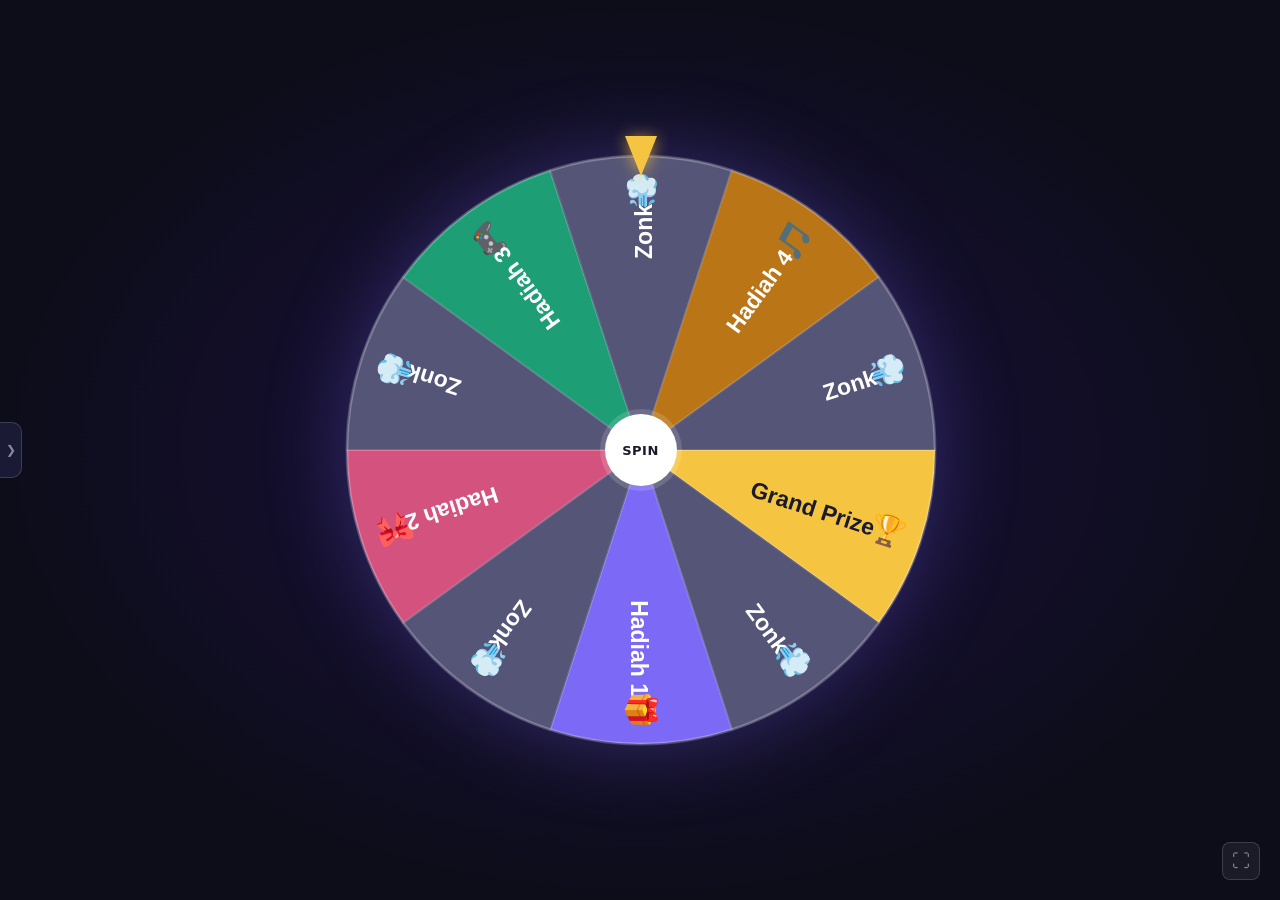
<file: index.html>
<!DOCTYPE html>
<html lang="id">
<head>
  <meta charset="UTF-8"/>
  <meta name="viewport" content="width=device-width, initial-scale=1.0"/>
  <title>Prize Wheel</title>
  <link rel="stylesheet" href="style.css?v=4"/>
</head>
<body>

  <!-- ═══ SIDEBAR ═══ -->
  <aside id="sidebar" class="sidebar">
    <div class="sidebar-header">
      <span class="sidebar-logo">🎡 Prize Wheel</span>
      <button class="icon-btn" id="sidebarToggle" title="Sembunyikan sidebar">&#10094;</button>
    </div>

    <div class="sidebar-body">

      <!-- Spin button -->
      <div id="spinCounter" class="spin-counter">Spin ke-0</div>
      <button class="spin-btn" id="spinBtn">🎰 PUTAR!</button>
      <p id="spinStatus" class="spin-status"></p>

      <hr class="divider"/>

      <!-- Prize list ringkas -->
      <div class="section-label">HADIAH AKTIF</div>
      <div id="prizeList" class="prize-list"></div>

      <div class="sidebar-actions">
        <button class="action-btn accent" id="openEditBtn">✏️ Edit Prize</button>
        <button class="action-btn" id="openHistoryBtn">📋 History</button>
      </div>

      <hr class="divider"/>

      <!-- Quota summary -->
      <div class="section-label">SISA KUOTA</div>
      <div id="quotaList" class="quota-list"></div>

      <button class="action-btn danger" id="resetBtn" style="margin-top:12px">↺ Reset Semua</button>

      <hr class="divider"/>

      <!-- Doorprize Rules -->
      <div class="section-label">DOORPRIZE RULES</div>
      <div id="ruleList" class="rule-list"></div>
      <button class="action-btn accent" id="openRulesBtn" style="margin-top:8px">🎯 Edit Rules</button>

      <hr class="divider"/>

      <!-- Backup / pindah device -->
      <div class="section-label">BACKUP</div>
      <div class="sidebar-actions">
        <button class="action-btn" id="exportBtn">⬇️ Export</button>
        <button class="action-btn" id="importBtn">⬆️ Import</button>
      </div>
      <input type="file" id="importFileInput" accept="application/json" style="display:none"/>
    </div>
  </aside>

  <!-- Sidebar collapsed tab -->
  <button id="sidebarTab" class="sidebar-tab" title="Buka sidebar">&#10095;</button>

  <!-- ═══ MAIN AREA ═══ -->
  <main id="mainArea" class="main-area">
    <div class="wheel-wrap" id="wheelWrap">
      <div class="pointer"></div>
      <canvas id="wheelCanvas"></canvas>
      <div class="center-hub" id="centerHub">SPIN</div>
    </div>
    <button class="fullscreen-btn" id="fullscreenBtn" title="Fullscreen">⛶</button>
  </main>

  <!-- ═══ RESULT MODAL ═══ -->
  <div id="resultModal" class="overlay" aria-hidden="true">
    <div class="modal-box result-modal-box">
      <div id="modalEmoji" class="modal-emoji"></div>
      <div id="modalTitle" class="modal-title"></div>
      <div id="modalSub"   class="modal-sub"></div>
      <button onclick="closeResult()" class="modal-btn">Lanjutkan ›</button>
    </div>
  </div>

  <!-- ═══ EDIT PRIZE MODAL ═══ -->
  <div id="editModal" class="overlay" aria-hidden="true">
    <div class="modal-box edit-modal-box">
      <div class="modal-header">
        <h2>✏️ Edit Prize</h2>
        <button class="icon-btn" onclick="closeEdit()">✕</button>
      </div>

      <div class="edit-table-wrap">
        <table class="edit-table" id="editTable">
          <thead>
            <tr>
              <th>Emoji</th>
              <th>Nama Prize</th>
              <th>Kuota</th>
              <th>Warna</th>
              <th>Tipe</th>
              <th></th>
            </tr>
          </thead>
          <tbody id="editTableBody"></tbody>
        </table>
      </div>

      <div class="modal-footer">
        <button class="action-btn" id="addPrizeBtn">+ Tambah Hadiah</button>
        <button class="action-btn" id="addZonkBtn">+ Tambah Zonk</button>
        <div style="flex:1"></div>
        <button class="action-btn" onclick="closeEdit()">Batal</button>
        <button class="action-btn accent" onclick="saveEdit()">💾 Simpan</button>
      </div>
    </div>
  </div>

  <!-- ═══ HISTORY MODAL ═══ -->
  <div id="historyModal" class="overlay" aria-hidden="true">
    <div class="modal-box history-modal-box">
      <div class="modal-header">
        <h2>📋 History & Logs</h2>
        <div style="display:flex;gap:8px;align-items:center">
          <button class="action-btn danger sm" onclick="clearHistory()">Hapus Semua</button>
          <button class="icon-btn" onclick="closeHistory()">✕</button>
        </div>
      </div>
      <div id="historyBody" class="history-body"></div>
    </div>
  </div>

  <!-- ═══ DOORPRIZE RESULT MODAL ═══ -->
  <div id="doorprizeModal" class="overlay" aria-hidden="true">
    <div class="modal-box result-modal-box doorprize-modal-box">
      <div class="doorprize-crown">👑</div>
      <div class="doorprize-label">DOORPRIZE SPECIAL!</div>
      <div id="dpEmoji" class="modal-emoji"></div>
      <div id="dpTitle" class="modal-title win"></div>
      <div id="dpSub"   class="modal-sub"></div>
      <button onclick="closeDoorprize()" class="modal-btn doorprize-btn">🎉 Klaim Hadiah!</button>
    </div>
  </div>

  <!-- ═══ EDIT RULES MODAL ═══ -->
  <div id="rulesModal" class="overlay" aria-hidden="true">
    <div class="modal-box edit-modal-box">
      <div class="modal-header">
        <h2>🎯 Edit Doorprize Rules</h2>
        <button class="icon-btn" onclick="closeRules()">✕</button>
      </div>
      <div class="edit-table-wrap">
        <p style="font-size:0.8rem;color:var(--text2);margin-bottom:12px">
          Set rule kapan spin tertentu <strong>pasti</strong> mendapat hadiah doorprize.<br>
          Kosongkan Spin # atau Jam jika tidak ingin pakai trigger tersebut.
        </p>
        <table class="edit-table" id="rulesTable">
          <thead>
            <tr>
              <th>Hadiah</th>
              <th>Spin ke-#</th>
              <th>Jam (HH:MM)</th>
              <th>Tanggal</th>
              <th>Status</th>
              <th></th>
            </tr>
          </thead>
          <tbody id="rulesTableBody"></tbody>
        </table>
      </div>
      <div class="modal-footer">
        <button class="action-btn" id="addRuleBtn">+ Tambah Rule</button>
        <div style="flex:1"></div>
        <button class="action-btn" onclick="closeRules()">Batal</button>
        <button class="action-btn accent" onclick="saveRules()">💾 Simpan</button>
      </div>
    </div>
  </div>

  <!-- ═══ NOTIFICATION ═══ -->
  <div id="notif" class="notif"></div>

  <!-- ═══ CONFETTI ═══ -->
  <canvas id="confettiCanvas" class="confetti-canvas"></canvas>

  <script src="wheel.js?v=4"></script>
</body>
</html>
</file>
<file: style.css>
/* ═══════════════════════════════════════════
   BASE
═══════════════════════════════════════════ */
*, *::before, *::after { box-sizing: border-box; margin: 0; padding: 0; }

:root {
  --sb-w: 280px;
  --bg:      #0d0d1a;
  --bg2:     #13132a;
  --card:    #1a1a35;
  --card2:   #22223d;
  --border:  rgba(255,255,255,0.08);
  --border2: rgba(255,255,255,0.15);
  --text:    #f0f0f8;
  --text2:   #8888aa;
  --accent:  #7c6af7;
  --accent2: #a78bfa;
  --gold:    #f5c542;
  --red:     #e24b4a;
  --green:   #1d9e75;
  --radius:  10px;
}

html, body {
  height: 100%;
  background: var(--bg);
  color: var(--text);
  font-family: 'Segoe UI', system-ui, -apple-system, sans-serif;
  overflow: hidden;
}

/* ═══════════════════════════════════════════
   LAYOUT
═══════════════════════════════════════════ */
body {
  display: flex;
  height: 100vh;
}

/* ═══════════════════════════════════════════
   SIDEBAR
═══════════════════════════════════════════ */
.sidebar {
  width: var(--sb-w);
  min-width: var(--sb-w);
  background: var(--bg2);
  border-right: 1px solid var(--border);
  display: flex;
  flex-direction: column;
  transition: transform 0.3s ease, min-width 0.3s ease, width 0.3s ease;
  overflow: hidden;
  z-index: 100;
}

.sidebar.hidden {
  transform: translateX(calc(-1 * var(--sb-w)));
  min-width: 0;
  width: 0;
}

.sidebar-header {
  display: flex;
  align-items: center;
  justify-content: space-between;
  padding: 16px 14px 14px;
  border-bottom: 1px solid var(--border);
  flex-shrink: 0;
}

.sidebar-logo {
  font-size: 1rem;
  font-weight: 600;
  letter-spacing: -0.3px;
}

.sidebar-body {
  flex: 1;
  overflow-y: auto;
  padding: 14px;
  display: flex;
  flex-direction: column;
  gap: 10px;
}

.sidebar-body::-webkit-scrollbar { width: 4px; }
.sidebar-body::-webkit-scrollbar-thumb { background: rgba(255,255,255,0.1); border-radius: 2px; }

.sidebar-tab {
  position: fixed;
  left: 0;
  top: 50%;
  transform: translateY(-50%);
  width: 22px;
  height: 56px;
  background: var(--card);
  border: 1px solid var(--border2);
  border-left: none;
  border-radius: 0 var(--radius) var(--radius) 0;
  color: var(--text2);
  cursor: pointer;
  display: none;
  align-items: center;
  justify-content: center;
  font-size: 12px;
  z-index: 101;
  transition: background 0.15s;
}

.sidebar-tab:hover { background: var(--card2); color: var(--text); }
.sidebar-tab.visible { display: flex; }

/* ═══════════════════════════════════════════
   MAIN AREA
═══════════════════════════════════════════ */
.main-area {
  flex: 1;
  display: flex;
  align-items: center;
  justify-content: center;
  position: relative;
  background: radial-gradient(ellipse at center, #1a1040 0%, #0d0d1a 70%);
  min-width: 0;
}

.wheel-wrap {
  position: relative;
  display: flex;
  align-items: center;
  justify-content: center;
}

#wheelCanvas {
  border-radius: 50%;
  display: block;
  filter: drop-shadow(0 0 40px rgba(124,106,247,0.3));
}

.pointer {
  position: absolute;
  top: 0;
  left: 50%;
  transform: translateX(-50%) translateY(-14px);
  width: 0; height: 0;
  border-left: 16px solid transparent;
  border-right: 16px solid transparent;
  border-top: 40px solid var(--gold);
  z-index: 10;
  filter: drop-shadow(0 2px 8px rgba(245,197,66,0.7));
}

.pointer::after {
  content: '';
  position: absolute;
  top: -40px; left: -8px;
  width: 16px; height: 16px;
  background: var(--gold);
  border-radius: 50%;
}

.center-hub {
  position: absolute;
  top: 50%; left: 50%;
  transform: translate(-50%, -50%);
  width: 60px; height: 60px;
  background: #fff;
  border-radius: 50%;
  display: flex; align-items: center; justify-content: center;
  font-weight: 700; font-size: 11px; color: #1a1a2e;
  letter-spacing: 0.5px;
  box-shadow: 0 0 0 5px rgba(255,255,255,0.15);
  z-index: 5;
  cursor: pointer;
  transition: transform 0.1s;
}

.center-hub:hover { transform: translate(-50%,-50%) scale(1.06); }

.fullscreen-btn {
  position: absolute;
  bottom: 20px; right: 20px;
  background: rgba(255,255,255,0.06);
  border: 1px solid var(--border2);
  color: var(--text2);
  width: 38px; height: 38px;
  border-radius: 8px;
  font-size: 18px;
  cursor: pointer;
  transition: all 0.15s;
  display: flex; align-items: center; justify-content: center;
}

.fullscreen-btn:hover { background: rgba(255,255,255,0.12); color: var(--text); }

/* ═══════════════════════════════════════════
   SPIN BUTTON & STATUS
═══════════════════════════════════════════ */
.spin-btn {
  width: 100%;
  padding: 12px;
  font-size: 1rem;
  font-weight: 700;
  background: linear-gradient(135deg, var(--accent), var(--accent2));
  color: #fff;
  border: none;
  border-radius: 50px;
  cursor: pointer;
  transition: transform 0.15s, box-shadow 0.15s, opacity 0.15s;
  box-shadow: 0 4px 20px rgba(124,106,247,0.4);
  letter-spacing: 0.5px;
}

.spin-btn:hover:not(:disabled) {
  transform: translateY(-2px);
  box-shadow: 0 8px 28px rgba(124,106,247,0.55);
}

.spin-btn:disabled { opacity: 0.35; cursor: not-allowed; transform: none; box-shadow: none; }

.spin-status {
  font-size: 0.78rem;
  color: var(--text2);
  text-align: center;
  font-style: italic;
  min-height: 18px;
}

.spin-counter {
  font-size: 0.62rem;
  color: var(--text2);
  opacity: 0.6;
  text-align: right;
  font-weight: 400;
  margin-bottom: 4px;
}

/* ═══════════════════════════════════════════
   MISC SIDEBAR COMPONENTS
═══════════════════════════════════════════ */
.divider { border: none; border-top: 1px solid var(--border); margin: 2px 0; }

.section-label {
  font-size: 0.68rem;
  font-weight: 600;
  letter-spacing: 1.2px;
  color: var(--text2);
  text-transform: uppercase;
}

.prize-list {
  display: flex;
  flex-direction: column;
  gap: 5px;
}

.prize-chip {
  display: flex;
  align-items: center;
  gap: 8px;
  padding: 6px 10px;
  border-radius: 8px;
  background: var(--card);
  border: 1px solid var(--border);
  font-size: 0.8rem;
}

.prize-chip .chip-dot {
  width: 10px; height: 10px;
  border-radius: 50%;
  flex-shrink: 0;
}

.prize-chip .chip-name { flex: 1; font-weight: 500; }
.prize-chip .chip-quota { font-size: 0.72rem; color: var(--text2); }
.prize-chip.depleted { opacity: 0.35; }

.sidebar-actions {
  display: flex;
  flex-direction: column;
  gap: 6px;
}

/* Quota list */
.quota-list { display: flex; flex-direction: column; gap: 6px; }

.quota-item {
  display: flex;
  align-items: center;
  gap: 8px;
  font-size: 0.78rem;
}

.quota-dot { width: 8px; height: 8px; border-radius: 50%; flex-shrink: 0; }

.quota-info { flex: 1; min-width: 0; }

.quota-name {
  white-space: nowrap;
  overflow: hidden;
  text-overflow: ellipsis;
  font-weight: 500;
  margin-bottom: 2px;
}

.quota-bar { height: 3px; background: rgba(255,255,255,0.07); border-radius: 2px; overflow: hidden; }
.quota-bar-fill { height: 100%; border-radius: 2px; transition: width 0.4s ease; }
.quota-num { font-size: 0.7rem; color: var(--text2); font-weight: 600; flex-shrink: 0; }
.quota-item.empty { opacity: 0.3; }

.topup-btn {
  flex-shrink: 0;
  width: 18px;
  height: 18px;
  border-radius: 50%;
  border: 1px solid var(--accent);
  background: var(--accent);
  color: #fff;
  font-size: 0.85rem;
  font-weight: 700;
  line-height: 1;
  cursor: pointer;
  display: flex;
  align-items: center;
  justify-content: center;
  transition: background 0.15s, transform 0.15s;
}
.topup-btn:hover { background: var(--accent2); border-color: var(--accent2); transform: scale(1.1); }

/* ═══════════════════════════════════════════
   BUTTONS
═══════════════════════════════════════════ */
.action-btn {
  padding: 9px 14px;
  font-size: 0.82rem;
  font-weight: 500;
  background: var(--card2);
  color: var(--text);
  border: 1px solid var(--border2);
  border-radius: 8px;
  cursor: pointer;
  transition: all 0.15s;
  white-space: nowrap;
}

.action-btn:hover { background: rgba(255,255,255,0.1); }
.action-btn.accent { background: var(--accent); border-color: var(--accent); color: #fff; }
.action-btn.accent:hover { background: var(--accent2); }
.action-btn.danger { background: transparent; border-color: var(--red); color: var(--red); }
.action-btn.danger:hover { background: rgba(226,75,74,0.1); }
.action-btn.sm { padding: 6px 10px; font-size: 0.75rem; }

.icon-btn {
  background: transparent;
  border: none;
  color: var(--text2);
  cursor: pointer;
  font-size: 14px;
  padding: 4px 6px;
  border-radius: 6px;
  transition: all 0.15s;
}

.icon-btn:hover { background: rgba(255,255,255,0.07); color: var(--text); }

/* ═══════════════════════════════════════════
   OVERLAYS & MODALS
═══════════════════════════════════════════ */
.overlay {
  display: none;
  position: fixed;
  inset: 0;
  background: rgba(0,0,0,0.75);
  align-items: center;
  justify-content: center;
  z-index: 1000;
  backdrop-filter: blur(6px);
  padding: 20px;
}

.overlay.show { display: flex; }

.modal-box {
  background: var(--bg2);
  border: 1px solid var(--border2);
  border-radius: 16px;
  overflow: hidden;
  display: flex;
  flex-direction: column;
  animation: popIn 0.3s cubic-bezier(0.34,1.56,0.64,1);
}

@keyframes popIn {
  from { transform: scale(0.8); opacity: 0; }
  to   { transform: scale(1);   opacity: 1; }
}

.modal-header {
  display: flex;
  align-items: center;
  justify-content: space-between;
  padding: 16px 20px;
  border-bottom: 1px solid var(--border);
  flex-shrink: 0;
}

.modal-header h2 { font-size: 1rem; font-weight: 600; }

.modal-footer {
  display: flex;
  align-items: center;
  gap: 8px;
  padding: 14px 20px;
  border-top: 1px solid var(--border);
  flex-shrink: 0;
  flex-wrap: wrap;
}

/* Result modal */
.result-modal-box {
  max-width: 360px;
  width: 100%;
  text-align: center;
  padding: 40px 48px;
}

.modal-emoji { font-size: 4rem; margin-bottom: 12px; }
.modal-title { font-size: 1.6rem; font-weight: 700; margin-bottom: 8px; }
.modal-title.win  { color: var(--gold); }
.modal-title.zonk { color: var(--text2); }
.modal-sub  { font-size: 0.9rem; color: var(--text2); margin-bottom: 24px; line-height: 1.6; }
.modal-btn  {
  padding: 12px 40px;
  background: linear-gradient(135deg, var(--accent), var(--accent2));
  color: #fff; border: none; border-radius: 50px;
  font-size: 1rem; font-weight: 600; cursor: pointer;
}

/* Edit modal */
.edit-modal-box {
  width: min(820px, 95vw);
  max-height: 85vh;
}

.edit-table-wrap {
  flex: 1;
  overflow-y: auto;
  padding: 16px 20px;
}

.edit-table-wrap::-webkit-scrollbar { width: 4px; }
.edit-table-wrap::-webkit-scrollbar-thumb { background: rgba(255,255,255,0.1); border-radius: 2px; }

.edit-table {
  width: 100%;
  border-collapse: collapse;
  font-size: 0.85rem;
}

.edit-table th {
  text-align: left;
  padding: 8px 10px;
  font-size: 0.7rem;
  font-weight: 600;
  letter-spacing: 1px;
  text-transform: uppercase;
  color: var(--text2);
  border-bottom: 1px solid var(--border);
}

.edit-table td {
  padding: 8px 10px;
  border-bottom: 1px solid rgba(255,255,255,0.04);
  vertical-align: middle;
}

.edit-table tr:last-child td { border-bottom: none; }

.edit-table tr.zonk-row td { opacity: 0.7; }

.edit-table input[type="text"],
.edit-table input[type="number"] {
  background: var(--card);
  border: 1px solid var(--border2);
  border-radius: 6px;
  color: var(--text);
  padding: 6px 10px;
  font-size: 0.85rem;
  width: 100%;
  outline: none;
  transition: border-color 0.15s;
}

.edit-table input[type="text"]:focus,
.edit-table input[type="number"]:focus {
  border-color: var(--accent);
}

.edit-table input[type="number"] { width: 70px; }

.edit-table input[type="color"] {
  width: 36px; height: 30px;
  border: 1px solid var(--border2);
  border-radius: 6px;
  background: transparent;
  cursor: pointer;
  padding: 2px;
}

.type-badge {
  display: inline-block;
  padding: 2px 8px;
  border-radius: 20px;
  font-size: 0.7rem;
  font-weight: 600;
}

.type-badge.prize { background: rgba(124,106,247,0.2); color: var(--accent2); }
.type-badge.zonk  { background: rgba(255,255,255,0.06); color: var(--text2); }

.del-btn {
  background: transparent;
  border: 1px solid rgba(226,75,74,0.3);
  color: var(--red);
  border-radius: 6px;
  padding: 4px 8px;
  font-size: 0.75rem;
  cursor: pointer;
  transition: all 0.15s;
}

.del-btn:hover { background: rgba(226,75,74,0.15); }

/* History modal */
.history-modal-box {
  width: min(700px, 95vw);
  max-height: 85vh;
}

.history-body {
  flex: 1;
  overflow-y: auto;
  padding: 16px 20px;
}

.history-body::-webkit-scrollbar { width: 4px; }
.history-body::-webkit-scrollbar-thumb { background: rgba(255,255,255,0.1); border-radius: 2px; }

.history-empty-msg {
  text-align: center;
  color: var(--text2);
  font-style: italic;
  font-size: 0.875rem;
  padding: 32px 0;
}

.history-group { margin-bottom: 20px; }

.history-date {
  font-size: 0.7rem;
  font-weight: 600;
  letter-spacing: 1px;
  text-transform: uppercase;
  color: var(--text2);
  margin-bottom: 8px;
  padding-bottom: 4px;
  border-bottom: 1px solid var(--border);
}

.history-row {
  display: grid;
  grid-template-columns: 36px 1fr auto auto;
  align-items: center;
  gap: 10px;
  padding: 10px 12px;
  border-radius: 8px;
  margin-bottom: 4px;
  background: var(--card);
  border: 1px solid var(--border);
  font-size: 0.85rem;
}

.history-row.win-row { border-color: rgba(245,197,66,0.2); }
.history-row.zonk-row { opacity: 0.6; }

.history-emoji { font-size: 1.3rem; text-align: center; }
.history-name  { font-weight: 500; }
.history-name.zonk { color: var(--text2); }
.history-spin  { font-size: 0.7rem; color: var(--text2); }
.history-time  {
  font-size: 0.75rem;
  color: var(--text2);
  font-variant-numeric: tabular-nums;
}

/* ═══════════════════════════════════════════
   NOTIFICATION
═══════════════════════════════════════════ */
.notif {
  position: fixed;
  bottom: 28px; left: 50%;
  transform: translateX(-50%) translateY(20px);
  background: #2a1515;
  border: 1px solid var(--red);
  color: #fca5a5;
  padding: 10px 24px;
  border-radius: 50px;
  font-size: 0.85rem;
  font-weight: 500;
  z-index: 2000;
  opacity: 0;
  pointer-events: none;
  transition: opacity 0.3s, transform 0.3s;
  white-space: nowrap;
}

.notif.show { opacity: 1; transform: translateX(-50%) translateY(0); }
.notif.success { background: #0d2a1e; border-color: var(--green); color: #6ee7b7; }

/* ═══════════════════════════════════════════
   CONFETTI
═══════════════════════════════════════════ */
.confetti-canvas {
  position: fixed;
  inset: 0;
  pointer-events: none;
  z-index: 1500;
}

/* ═══════════════════════════════════════════
   DOORPRIZE
═══════════════════════════════════════════ */
.rule-list {
  display: flex;
  flex-direction: column;
  gap: 6px;
}

.rule-chip {
  display: flex;
  align-items: center;
  gap: 8px;
  padding: 7px 10px;
  border-radius: 8px;
  background: rgba(245,197,66,0.07);
  border: 1px solid rgba(245,197,66,0.2);
  font-size: 0.78rem;
}

.rule-chip .rule-icon { font-size: 1rem; flex-shrink: 0; }
.rule-chip .rule-info { flex: 1; min-width: 0; }
.rule-chip .rule-name { font-weight: 500; color: var(--gold); white-space: nowrap; overflow: hidden; text-overflow: ellipsis; }
.rule-chip .rule-trigger { font-size: 0.68rem; color: var(--text2); margin-top: 1px; }
.rule-chip.used { opacity: 0.35; }
.rule-chip.used .rule-name { text-decoration: line-through; }

/* Doorprize modal */
.doorprize-modal-box {
  border-color: var(--gold) !important;
  box-shadow: 0 0 60px rgba(245,197,66,0.35) !important;
  animation: doorprizePopIn 0.5s cubic-bezier(0.34,1.56,0.64,1) !important;
}

@keyframes doorprizePopIn {
  0%   { transform: scale(0.5) rotate(-5deg); opacity: 0; }
  60%  { transform: scale(1.05) rotate(1deg); opacity: 1; }
  100% { transform: scale(1) rotate(0deg); opacity: 1; }
}

.doorprize-crown {
  font-size: 2.5rem;
  animation: crownBounce 0.8s ease infinite alternate;
  margin-bottom: 4px;
}

@keyframes crownBounce {
  from { transform: translateY(0) rotate(-5deg); }
  to   { transform: translateY(-8px) rotate(5deg); }
}

.doorprize-label {
  font-size: 0.75rem;
  font-weight: 700;
  letter-spacing: 2px;
  color: var(--gold);
  text-transform: uppercase;
  margin-bottom: 8px;
  animation: pulse 1s ease infinite alternate;
}

@keyframes pulse {
  from { opacity: 0.7; }
  to   { opacity: 1; }
}

.doorprize-btn {
  background: linear-gradient(135deg, #f5c542, #e0a800) !important;
  color: #1a1a00 !important;
  font-weight: 700 !important;
  box-shadow: 0 4px 20px rgba(245,197,66,0.4);
}

/* Wheel glow effect saat doorprize */
.wheel-glow {
  filter: drop-shadow(0 0 30px rgba(245,197,66,0.8)) drop-shadow(0 0 60px rgba(245,197,66,0.4)) !important;
  transition: filter 0.3s;
}

/* Rules table */
.rules-select {
  background: var(--card);
  border: 1px solid var(--border2);
  border-radius: 6px;
  color: var(--text);
  padding: 6px 8px;
  font-size: 0.82rem;
  width: 100%;
  outline: none;
}

.status-badge {
  display: inline-block;
  padding: 2px 8px;
  border-radius: 20px;
  font-size: 0.68rem;
  font-weight: 600;
}

.status-badge.active   { background: rgba(29,158,117,0.2); color: #6ee7b7; }
.status-badge.used     { background: rgba(255,255,255,0.06); color: var(--text2); }
.status-badge.waiting  { background: rgba(245,197,66,0.15); color: var(--gold); }
</file>
